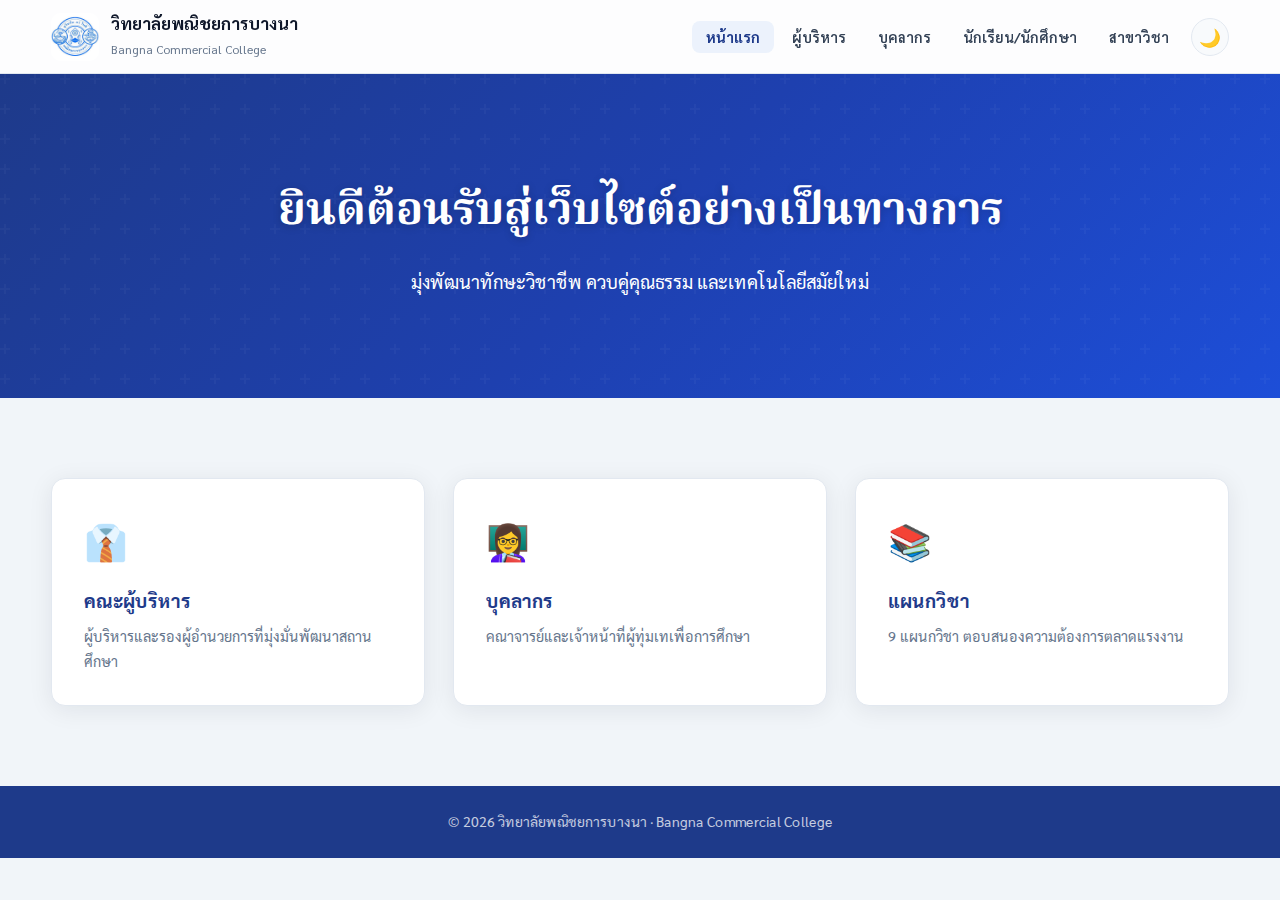
<file: index.html>
<!DOCTYPE html>
<html lang="th">
<head>
  <meta charset="UTF-8">
  <meta name="viewport" content="width=device-width, initial-scale=1.0">
  <title>หน้าหลัก - วิทยาลัยพณิชยการบางนา</title>
  <link rel="stylesheet" href="assets/css/style.css">
</head>
<body>

<!-- ===== HEADER ===== -->
<header class="site-header">
  <div class="container header-inner">
    <a href="index.html" class="logo-area">
      <img src="assets/images/logo.jpg" alt="โลโก้วิทยาลัยพณิชยการบางนา">
      <div class="brand">
        <h1>วิทยาลัยพณิชยการบางนา</h1>
        <span>Bangna Commercial College</span>
      </div>
    </a>
    <nav class="nav" aria-label="เมนูหลัก">
      <ul class="nav-links">
        <li><a href="index.html">หน้าแรก</a></li>
        <li><a href="management.html">ผู้บริหาร</a></li>
        <li><a href="staff.html">บุคลากร</a></li>
        <li><a href="students.html">นักเรียน/นักศึกษา</a></li>
        <li><a href="programs.html">สาขาวิชา</a></li>
      </ul>
      <button id="darkToggle" class="toggle-btn" aria-label="สลับธีมสีเข้ม">🌙</button>
      <div class="hamburger" role="button" aria-label="เปิดเมนู" aria-expanded="false" tabindex="0">☰</div>
    </nav>
  </div>
</header>

<!-- ===== HERO ===== -->
<section class="hero">
  <div class="container">
    <h2 class="reveal">ยินดีต้อนรับสู่เว็บไซต์อย่างเป็นทางการ</h2>
    <p class="reveal">มุ่งพัฒนาทักษะวิชาชีพ ควบคู่คุณธรรม และเทคโนโลยีสมัยใหม่</p>
  </div>
</section>

<!-- ===== QUICK LINKS ===== -->
<section class="section">
  <div class="container">
    <div class="grid">

      <a href="management.html" class="card reveal" style="text-decoration:none;">
        <div style="font-size:2.2rem; margin-bottom:14px;">👔</div>
        <h3 style="margin-bottom:8px; color:var(--primary);">คณะผู้บริหาร</h3>
        <p style="color:var(--muted); font-size:.9rem;">ผู้บริหารและรองผู้อำนวยการที่มุ่งมั่นพัฒนาสถานศึกษา</p>
      </a>

      <a href="staff.html" class="card reveal" style="text-decoration:none;">
        <div style="font-size:2.2rem; margin-bottom:14px;">👩‍🏫</div>
        <h3 style="margin-bottom:8px; color:var(--primary);">บุคลากร</h3>
        <p style="color:var(--muted); font-size:.9rem;">คณาจารย์และเจ้าหน้าที่ผู้ทุ่มเทเพื่อการศึกษา</p>
      </a>

      <a href="programs.html" class="card reveal" style="text-decoration:none;">
        <div style="font-size:2.2rem; margin-bottom:14px;">📚</div>
        <h3 style="margin-bottom:8px; color:var(--primary);">แผนกวิชา</h3>
        <p style="color:var(--muted); font-size:.9rem;">9 แผนกวิชา ตอบสนองความต้องการตลาดแรงงาน</p>
      </a>

    </div>
  </div>
</section>

<!-- ===== FOOTER ===== -->
<footer class="site-footer">
  <div class="container">
    © 2026 วิทยาลัยพณิชยการบางนา · Bangna Commercial College
  </div>
</footer>

<script src="assets/js/main.js"></script>
</body>
</html>
</file>
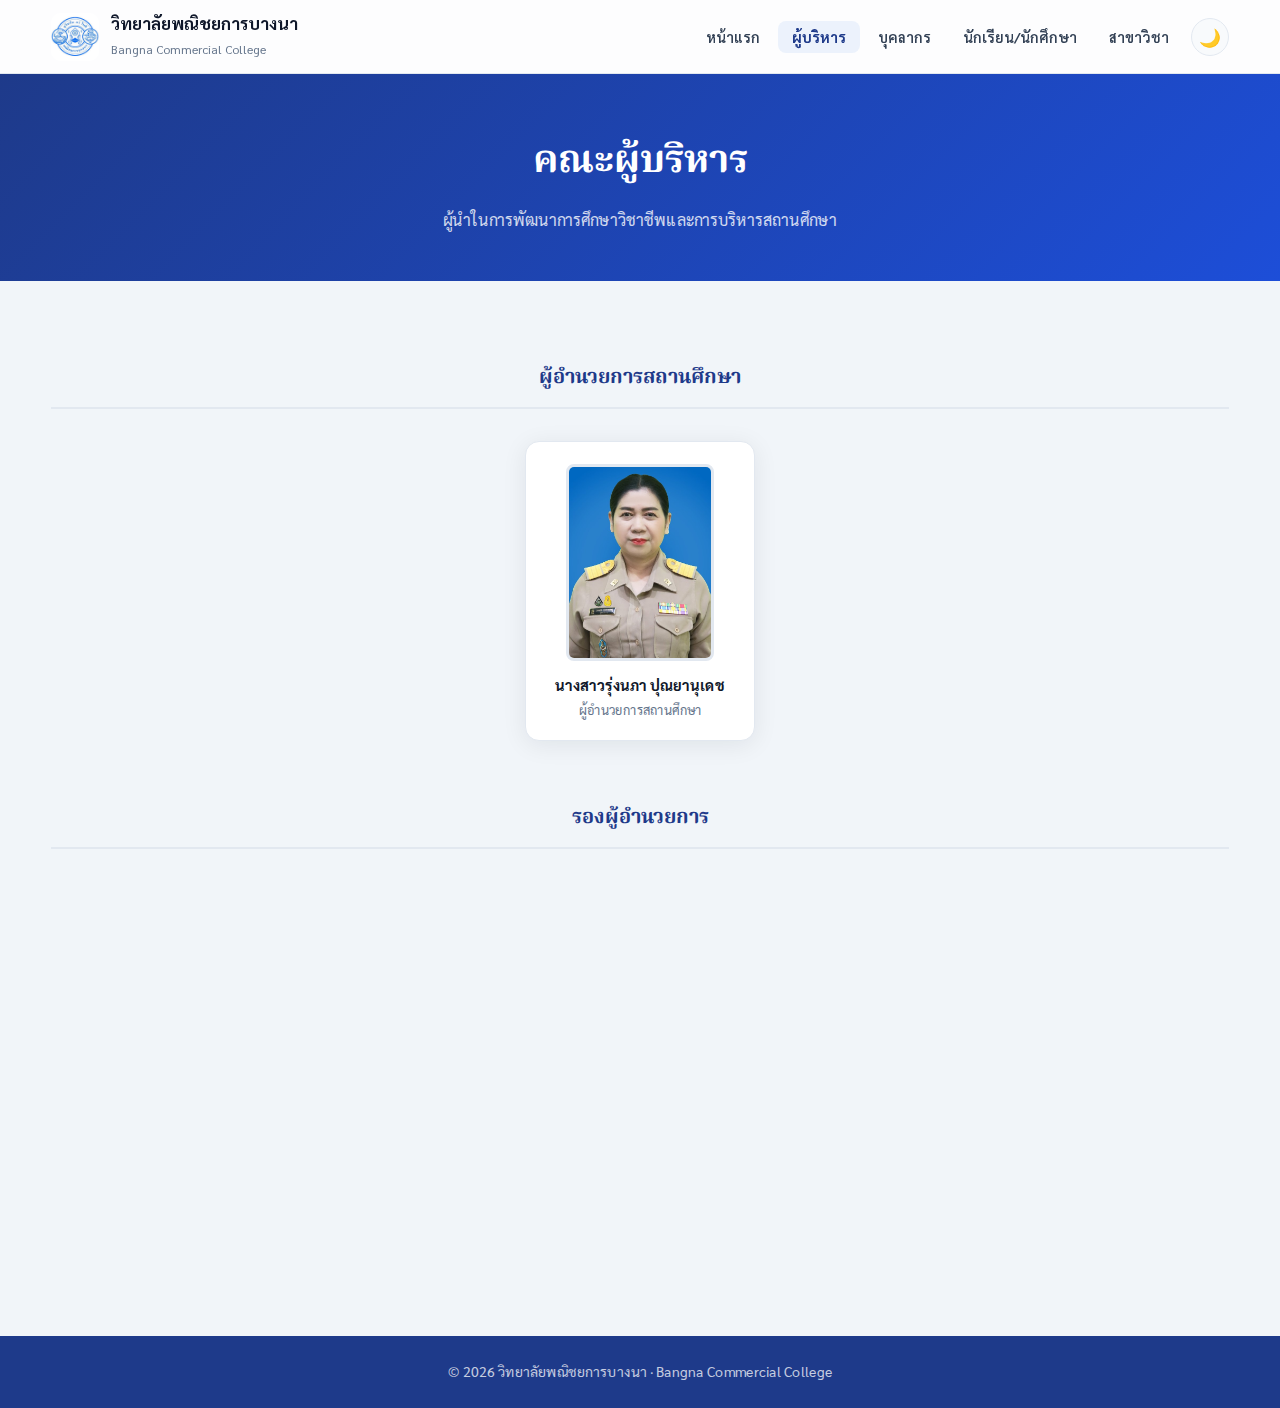
<file: management.html>
<!DOCTYPE html>
<html lang="th">
<head>
  <meta charset="UTF-8">
  <meta name="viewport" content="width=device-width, initial-scale=1.0">
  <title>ผู้บริหาร - วิทยาลัยพณิชยการบางนา</title>
  <link rel="stylesheet" href="assets/css/style.css">
  <style>
    .mgmt-section { margin-bottom: 60px; }
    .mgmt-section > h3 {
      font-family: "Noto Serif Thai", serif;
      font-size: 1.25rem; font-weight: 700; color: var(--primary);
      text-align: center; margin-bottom: 32px;
      padding-bottom: 12px; border-bottom: 2px solid var(--border);
    }
    .director-wrap { display: flex; justify-content: center; }
    .deputy-wrap   { display: flex; flex-wrap: wrap; justify-content: center; gap: 24px; }

    .mgmt-card {
      text-align: center; cursor: pointer;
      background: var(--surface); border-radius: var(--radius);
      padding: 22px 16px 20px; border: 1px solid var(--border);
      box-shadow: var(--shadow); width: 200px;
      transition: transform 0.3s, box-shadow 0.3s;
    }
    .director-wrap .mgmt-card { width: 230px; }
    .mgmt-card:hover { transform: translateY(-6px); box-shadow: var(--shadow-lg); }
    .mgmt-card:focus-visible { outline: 3px solid var(--primary-light); outline-offset: 3px; }

    .mgmt-img-wrap {
      width: 130px; height: 173px;
      margin: 0 auto 14px; overflow: hidden;
      border-radius: 8px; border: 3px solid var(--border);
      background: var(--surface-2);
    }
    .director-wrap .mgmt-img-wrap { width: 148px; height: 197px; }
    .mgmt-img-wrap img { width: 100%; height: 100%; object-fit: cover; display: block; transition: transform 0.4s; }
    .mgmt-card:hover .mgmt-img-wrap img { transform: scale(1.04); }

    /* placeholder — แสดงเมื่อรูปโหลดไม่ได้ */
    .mgmt-img-wrap .ph {
      width: 100%; height: 100%;
      display: flex; align-items: center; justify-content: center;
      background: linear-gradient(135deg,#e2e8f0,#cbd5e1); color: #94a3b8;
    }
    body.dark .mgmt-img-wrap .ph { background: linear-gradient(135deg,#1e2535,#253047); }

    .mgmt-name { font-size: 0.92rem; font-weight: 700; color: var(--text); line-height: 1.4; margin-bottom: 5px; word-break: break-word; }
    .mgmt-role { font-size: 0.8rem; color: var(--muted); line-height: 1.5; }

    /* reveal */
    .reveal { opacity: 0; transform: translateY(18px); transition: opacity 0.5s ease, transform 0.5s ease; }
    .reveal.active { opacity: 1; transform: none; }

    /* modal */
    .modal {
      position: fixed; inset: 0; background: rgba(0,0,0,0.75);
      display: flex; justify-content: center; align-items: center;
      padding: 16px; opacity: 0; pointer-events: none;
      transition: opacity 0.3s; z-index: 2000;
    }
    .modal.open { opacity: 1; pointer-events: auto; }
    .modal.open .modal-box { transform: translateY(0) scale(1); }
    .modal-box {
      background: var(--surface); color: var(--text);
      border-radius: 20px; max-width: 460px; width: 100%;
      padding: 34px 28px 26px; position: relative;
      text-align: center; box-shadow: var(--shadow-lg);
      transform: translateY(24px) scale(0.97);
      transition: transform 0.35s cubic-bezier(0.34,1.56,0.64,1);
      max-height: 90vh; overflow-y: auto;
    }
    .modal-close {
      position: absolute; top: 12px; right: 12px;
      width: 30px; height: 30px; border-radius: 50%;
      background: var(--surface-2); border: 1px solid var(--border);
      color: var(--muted); font-size: 1.1rem;
      display: flex; align-items: center; justify-content: center;
      cursor: pointer; transition: 0.2s;
    }
    .modal-close:hover { background: #fee2e2; color: #dc2626; }

    /* modal image — ขนาดเต็ม ไม่หด */
    #modalImgWrap { margin: 0 auto 16px; width: 140px; height: 187px; }
    #modalImgWrap img {
      width: 140px; height: 187px;
      object-fit: cover; border-radius: 10px; display: block;
      box-shadow: 0 6px 20px rgba(0,0,0,.15); border: 3px solid var(--border);
    }
    #modalImgWrap .ph {
      width: 140px; height: 187px;
      border-radius: 10px; border: 3px solid var(--border);
      background: linear-gradient(135deg,#e2e8f0,#cbd5e1);
      display: flex; align-items: center; justify-content: center; color: #94a3b8;
    }
    body.dark #modalImgWrap .ph { background: linear-gradient(135deg,#1e2535,#253047); }

    .modal-name { font-family: "Noto Serif Thai",serif; font-size: 1.1rem; font-weight: 700; margin-bottom: 8px; word-break: break-word; }
    .modal-info { display: flex; flex-direction: column; gap: 7px; margin-top: 14px; text-align: left; }
    .modal-row {
      display: flex; gap: 10px; align-items: flex-start;
      padding: 8px 12px; background: var(--surface-2);
      border-radius: 8px; border: 1px solid var(--border);
    }
    .modal-row .icon { font-size: 0.9rem; flex-shrink: 0; margin-top: 2px; }
    .modal-row .lbl { font-size: 0.72rem; color: var(--muted); margin-bottom: 1px; }
    .modal-row .val { font-size: 0.87rem; font-weight: 600; color: var(--text); line-height: 1.4; }

    @media (max-width: 600px) {
      .deputy-wrap { gap: 14px; }
      .mgmt-card { width: 155px; }
      .director-wrap .mgmt-card { width: 180px; }
    }
  </style>
</head>
<body>

<header class="site-header">
  <div class="container header-inner">
    <a href="index.html" class="logo-area">
      <img src="assets/images/logo.jpg" alt="โลโก้">
      <div class="brand"><h1>วิทยาลัยพณิชยการบางนา</h1><span>Bangna Commercial College</span></div>
    </a>
    <nav class="nav" aria-label="เมนูหลัก">
      <ul class="nav-links">
        <li><a href="index.html">หน้าแรก</a></li>
        <li><a href="management.html" class="active">ผู้บริหาร</a></li>
        <li><a href="staff.html">บุคลากร</a></li>
        <li><a href="students.html">นักเรียน/นักศึกษา</a></li>
        <li><a href="programs.html">สาขาวิชา</a></li>
      </ul>
      <button id="darkToggle" class="toggle-btn" aria-label="สลับธีม">🌙</button>
      <div class="hamburger" role="button" aria-label="เปิดเมนู" tabindex="0">☰</div>
    </nav>
  </div>
</header>

<div class="page-banner">
  <div class="container">
    <h1>คณะผู้บริหาร</h1>
    <p>ผู้นำในการพัฒนาการศึกษาวิชาชีพและการบริหารสถานศึกษา</p>
  </div>
</div>

<section class="section">
  <div class="container">
    <div class="mgmt-section">
      <h3>ผู้อำนวยการสถานศึกษา</h3>
      <div id="directorContainer" class="director-wrap"></div>
    </div>
    <div class="mgmt-section">
      <h3>รองผู้อำนวยการ</h3>
      <div id="deputyContainer" class="deputy-wrap"></div>
    </div>
  </div>
</section>

<div id="profileModal" class="modal" role="dialog" aria-modal="true">
  <div class="modal-box">
    <button class="modal-close" aria-label="ปิด">&times;</button>
    <div id="modalImgWrap"></div>
    <div class="modal-name" id="mName"></div>
    <div class="modal-info">
      <div class="modal-row"><span class="icon">🏅</span><div><div class="lbl">ตำแหน่ง</div><div class="val" id="mRole"></div></div></div>
      <div class="modal-row"><span class="icon">🏢</span><div><div class="lbl">แผนก / หน่วยงาน</div><div class="val" id="mDept"></div></div></div>
      <div class="modal-row"><span class="icon">🎓</span><div><div class="lbl">ระดับการศึกษา</div><div class="val" id="mEdu"></div></div></div>
    </div>
  </div>
</div>

<footer class="site-footer">
  <div class="container">© 2026 วิทยาลัยพณิชยการบางนา · Bangna Commercial College</div>
</footer>

<script src="assets/js/staffdata.js"></script>
<script>
(function(){
  'use strict';

  /* ── placeholder SVG (เรียกผ่าน function — ไม่ฝัง inline ใน attribute) ── */
  function makePh(sz) {
    const d = document.createElement('div');
    d.className = 'ph';
    d.innerHTML = '<svg viewBox="0 0 24 24" fill="none" stroke="currentColor" stroke-width="1.3" width="' + sz + '" height="' + sz + '"><circle cx="12" cy="8" r="4.2"/><path d="M3.5 20.5c0-4.1 3.8-7.5 8.5-7.5s8.5 3.4 8.5 7.5"/></svg>';
    return d;
  }

  /* ── dark mode ── */
  (function(){
    const btn = document.getElementById('darkToggle');
    const apply = function(v){ document.body.classList.toggle('dark',v); localStorage.setItem('dark',v); if(btn) btn.textContent = v ? '☀️' : '🌙'; };
    apply(localStorage.getItem('dark') === 'true');
    if(btn) btn.addEventListener('click', function(){ apply(!document.body.classList.contains('dark')); });
  })();

  /* ── mobile nav ── */
  (function(){
    const b = document.querySelector('.hamburger');
    const n = document.querySelector('.nav-links');
    if(!b||!n) return;
    b.addEventListener('click', function(){ n.classList.toggle('show'); });
    document.querySelectorAll('.nav-links a').forEach(function(a){ a.addEventListener('click', function(){ n.classList.remove('show'); }); });
  })();

  /* ── modal ── */
  const modal = document.getElementById('profileModal');

  function closeModal() {
    modal.classList.remove('open');
    document.body.style.overflow = '';
  }

  modal.addEventListener('click', function(e){
    if(e.target === modal || e.target.classList.contains('modal-close')) closeModal();
  });
  document.addEventListener('keydown', function(e){ if(e.key === 'Escape') closeModal(); });

  function openModal(p) {
    const wrap = document.getElementById('modalImgWrap');
    wrap.innerHTML = '';

    if(p.image) {
      const img = document.createElement('img');
      img.alt = p.name;
      img.addEventListener('error', function(){
        wrap.innerHTML = '';
        wrap.appendChild(makePh(54));
      });
      img.src = p.image; /* set src หลัง bind error */
      wrap.appendChild(img);
    } else {
      wrap.appendChild(makePh(54));
    }

    document.getElementById('mName').textContent = p.name       || '—';
    document.getElementById('mRole').textContent = p.role       || '—';
    document.getElementById('mDept').textContent = p.department || '—';
    document.getElementById('mEdu').textContent  = p.education  || '—';
    modal.classList.add('open');
    document.body.style.overflow = 'hidden';
  }

  /* ── reveal ── */
  const obs = new IntersectionObserver(function(es){
    es.forEach(function(e){ if(e.isIntersecting){ e.target.classList.add('active'); obs.unobserve(e.target); } });
  }, {threshold: 0.08});

  /* ── create card ── */
  function makeCard(p) {
    const card = document.createElement('div');
    card.className = 'mgmt-card reveal';
    card.setAttribute('role','button');
    card.setAttribute('tabindex','0');

    /* image wrap */
    const wrap = document.createElement('div');
    wrap.className = 'mgmt-img-wrap';

    if(p.image) {
      const img = document.createElement('img');
      img.alt = p.name;
      img.loading = 'lazy';
      img.addEventListener('error', function(){
        wrap.innerHTML = '';
        wrap.appendChild(makePh(42));
      });
      img.src = p.image;
      wrap.appendChild(img);
    } else {
      wrap.appendChild(makePh(42));
    }

    const name = document.createElement('div');
    name.className = 'mgmt-name';
    name.textContent = p.name;

    const role = document.createElement('div');
    role.className = 'mgmt-role';
    role.textContent = p.role || '';

    card.appendChild(wrap);
    card.appendChild(name);
    card.appendChild(role);

    card.addEventListener('click', function(){ openModal(p); });
    card.addEventListener('keydown', function(e){ if(e.key==='Enter'||e.key===' ') openModal(p); });
    return card;
  }

  /* ── render ── */
  document.addEventListener('DOMContentLoaded', function(){
    document.body.classList.add('loaded');

    if(typeof staffData === 'undefined'){ console.error('staffData not loaded'); return; }

    const dirBox = document.getElementById('directorContainer');
    const depBox = document.getElementById('deputyContainer');

    staffData.directors.forEach(function(p){
      const c = makeCard(p);
      dirBox.appendChild(c);
      obs.observe(c);
    });

    staffData.deputies.forEach(function(p){
      const c = makeCard(p);
      depBox.appendChild(c);
      obs.observe(c);
    });
  });
})();
</script>
</body>
</html>
</file>
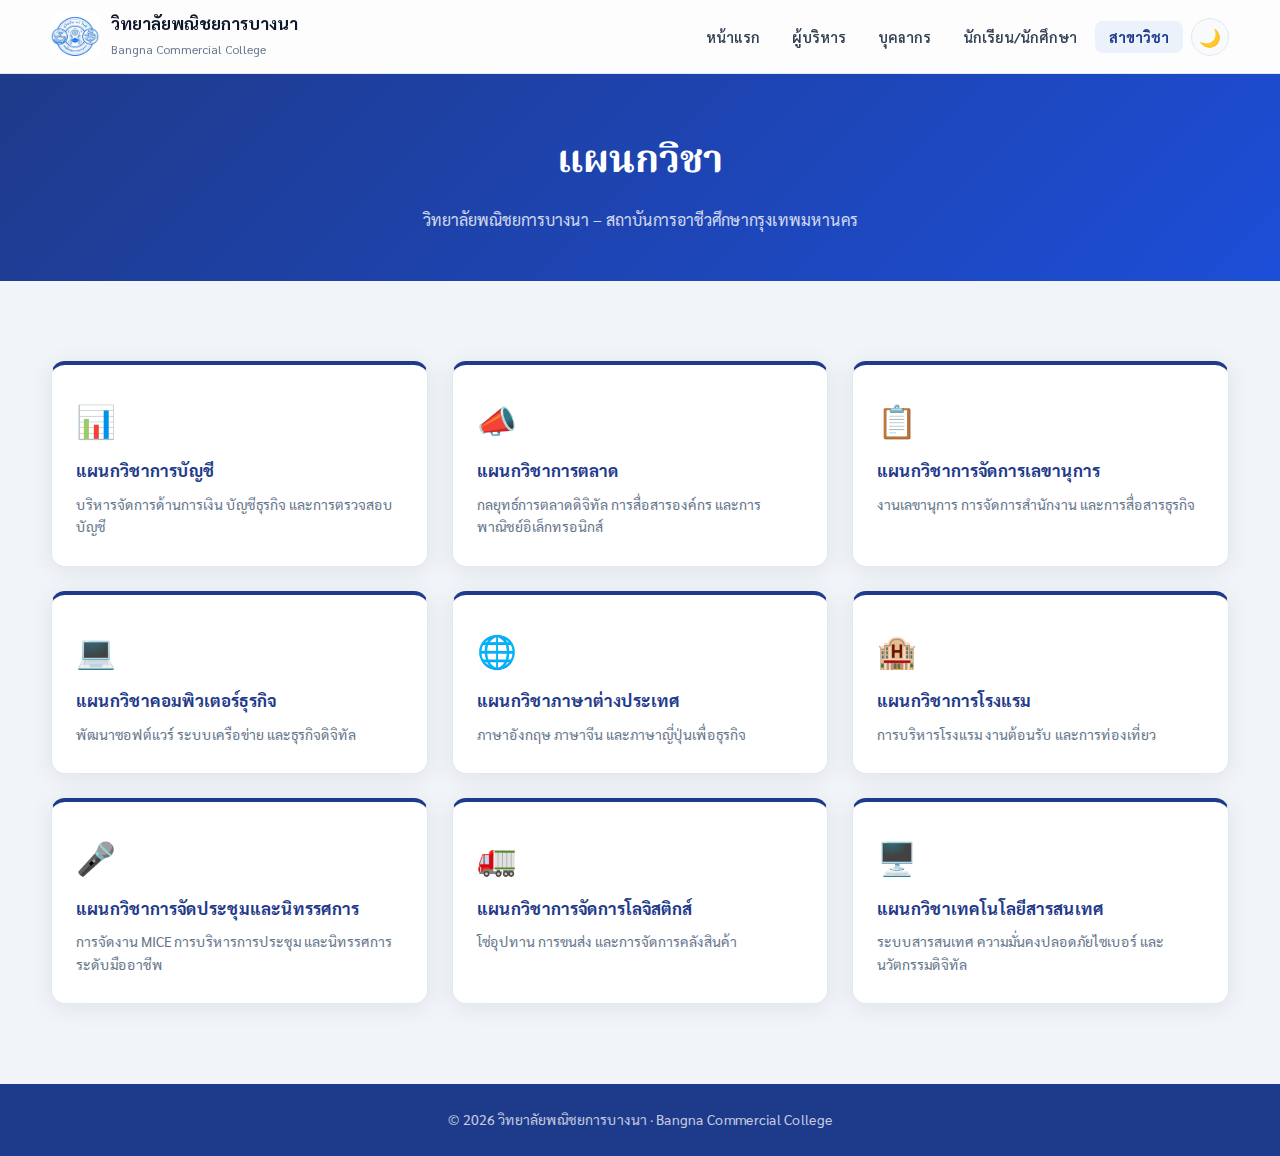
<file: programs.html>
<!DOCTYPE html>
<html lang="th">
<head>
  <meta charset="UTF-8">
  <meta name="viewport" content="width=device-width, initial-scale=1.0">
  <title>สาขาวิชา - วิทยาลัยพณิชยการบางนา</title>
  <link rel="stylesheet" href="assets/css/style.css">
</head>
<body>

<header class="site-header">
  <div class="container header-inner">
    <a href="index.html" class="logo-area">
      <img src="assets/images/logo.jpg" alt="โลโก้">
      <div class="brand">
        <h1>วิทยาลัยพณิชยการบางนา</h1>
        <span>Bangna Commercial College</span>
      </div>
    </a>
    <nav class="nav" aria-label="เมนูหลัก">
      <ul class="nav-links">
        <li><a href="index.html">หน้าแรก</a></li>
        <li><a href="management.html">ผู้บริหาร</a></li>
        <li><a href="staff.html">บุคลากร</a></li>
        <li><a href="students.html">นักเรียน/นักศึกษา</a></li>
        <li><a href="programs.html">สาขาวิชา</a></li>
      </ul>
      <button id="darkToggle" class="toggle-btn" aria-label="สลับธีมสีเข้ม">🌙</button>
      <div class="hamburger" role="button" tabindex="0">☰</div>
    </nav>
  </div>
</header>

<div class="page-banner">
  <div class="container">
    <h1>แผนกวิชา</h1>
    <p>วิทยาลัยพณิชยการบางนา – สถาบันการอาชีวศึกษากรุงเทพมหานคร</p>
  </div>
</div>

<section class="section">
  <div class="container">
    <div class="programs-grid">
      <div class="program-card reveal">
        <div class="program-icon">📊</div>
        <h3>แผนกวิชาการบัญชี</h3>
        <p>บริหารจัดการด้านการเงิน บัญชีธุรกิจ และการตรวจสอบบัญชี</p>
      </div>
      <div class="program-card reveal">
        <div class="program-icon">📣</div>
        <h3>แผนกวิชาการตลาด</h3>
        <p>กลยุทธ์การตลาดดิจิทัล การสื่อสารองค์กร และการพาณิชย์อิเล็กทรอนิกส์</p>
      </div>
      <div class="program-card reveal">
        <div class="program-icon">📋</div>
        <h3>แผนกวิชาการจัดการเลขานุการ</h3>
        <p>งานเลขานุการ การจัดการสำนักงาน และการสื่อสารธุรกิจ</p>
      </div>
      <div class="program-card reveal">
        <div class="program-icon">💻</div>
        <h3>แผนกวิชาคอมพิวเตอร์ธุรกิจ</h3>
        <p>พัฒนาซอฟต์แวร์ ระบบเครือข่าย และธุรกิจดิจิทัล</p>
      </div>
      <div class="program-card reveal">
        <div class="program-icon">🌐</div>
        <h3>แผนกวิชาภาษาต่างประเทศ</h3>
        <p>ภาษาอังกฤษ ภาษาจีน และภาษาญี่ปุ่นเพื่อธุรกิจ</p>
      </div>
      <div class="program-card reveal">
        <div class="program-icon">🏨</div>
        <h3>แผนกวิชาการโรงแรม</h3>
        <p>การบริหารโรงแรม งานต้อนรับ และการท่องเที่ยว</p>
      </div>
      <div class="program-card reveal">
        <div class="program-icon">🎤</div>
        <h3>แผนกวิชาการจัดประชุมและนิทรรศการ</h3>
        <p>การจัดงาน MICE การบริหารการประชุม และนิทรรศการระดับมืออาชีพ</p>
      </div>
      <div class="program-card reveal">
        <div class="program-icon">🚛</div>
        <h3>แผนกวิชาการจัดการโลจิสติกส์</h3>
        <p>โซ่อุปทาน การขนส่ง และการจัดการคลังสินค้า</p>
      </div>
      <div class="program-card reveal">
        <div class="program-icon">🖥️</div>
        <h3>แผนกวิชาเทคโนโลยีสารสนเทศ</h3>
        <p>ระบบสารสนเทศ ความมั่นคงปลอดภัยไซเบอร์ และนวัตกรรมดิจิทัล</p>
      </div>
    </div>
  </div>
</section>

<footer class="site-footer">
  <div class="container">© 2026 วิทยาลัยพณิชยการบางนา · Bangna Commercial College</div>
</footer>

<script src="assets/js/main.js"></script>
</body>
</html>
</file>
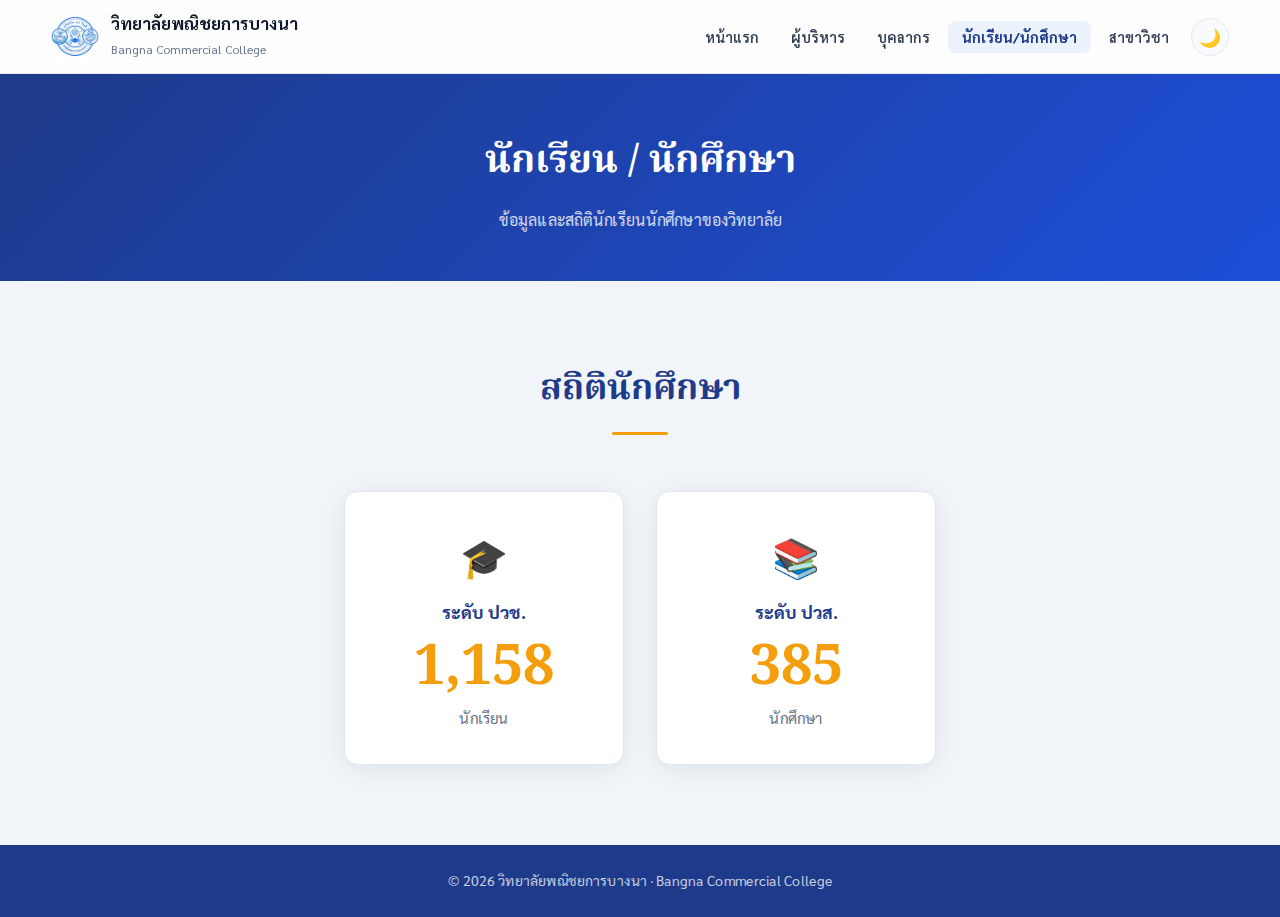
<file: students.html>
<!DOCTYPE html>
<html lang="th">
<head>
  <meta charset="UTF-8">
  <meta name="viewport" content="width=device-width, initial-scale=1.0">
  <title>นักเรียน/นักศึกษา - วิทยาลัยพณิชยการบางนา</title>
  <link rel="stylesheet" href="assets/css/style.css">
</head>
<body>

<header class="site-header">
  <div class="container header-inner">
    <a href="index.html" class="logo-area">
      <img src="assets/images/logo.jpg" alt="โลโก้">
      <div class="brand">
        <h1>วิทยาลัยพณิชยการบางนา</h1>
        <span>Bangna Commercial College</span>
      </div>
    </a>
    <nav class="nav" aria-label="เมนูหลัก">
      <ul class="nav-links">
        <li><a href="index.html">หน้าแรก</a></li>
        <li><a href="management.html">ผู้บริหาร</a></li>
        <li><a href="staff.html">บุคลากร</a></li>
        <li><a href="students.html">นักเรียน/นักศึกษา</a></li>
        <li><a href="programs.html">สาขาวิชา</a></li>
      </ul>
      <button id="darkToggle" class="toggle-btn" aria-label="สลับธีมสีเข้ม">🌙</button>
      <div class="hamburger" role="button" tabindex="0">☰</div>
    </nav>
  </div>
</header>

<div class="page-banner">
  <div class="container">
    <h1>นักเรียน / นักศึกษา</h1>
    <p>ข้อมูลและสถิตินักเรียนนักศึกษาของวิทยาลัย</p>
  </div>
</div>

<section class="section">
  <div class="container">
    <div class="section-title"><h2>สถิตินักศึกษา</h2></div>
    <div class="stats-grid">
      <div class="card reveal counter-card">
        <div class="counter-icon">🎓</div>
        <h3>ระดับ ปวช.</h3>
        <div class="counter reveal" data-target="1578">0</div>
        <p>นักเรียน</p>
      </div>
      <div class="card reveal counter-card">
        <div class="counter-icon">📚</div>
        <h3>ระดับ ปวส.</h3>
        <div class="counter reveal" data-target="525">0</div>
        <p>นักศึกษา</p>
      </div>
    </div>
  </div>
</section>

<footer class="site-footer">
  <div class="container">© 2026 วิทยาลัยพณิชยการบางนา · Bangna Commercial College</div>
</footer>

<script src="assets/js/main.js"></script>
</body>
</html>
</file>
<file: assets/css/style.css>
/* =========================================
   style.css — Bangna Commercial College
   Refactored + UI/UX Improved
   ========================================= */

/* ── Google Fonts ── */
@import url('https://fonts.googleapis.com/css2?family=Sarabun:wght@300;400;600;700&family=Noto+Serif+Thai:wght@400;700&display=swap');

/* ── Variables ──────────────────── */
:root {
  --primary:       #1e3a8a;
  --primary-light: #2563eb;
  --accent:        #f59e0b;
  --bg:            #f1f5f9;
  --surface:       #ffffff;
  --surface-2:     #f8fafc;
  --text:          #0f172a;
  --text-2:        #334155;
  --muted:         #64748b;
  --border:        #e2e8f0;
  --radius:        14px;
  --radius-sm:     8px;
  --shadow:        0 4px 24px rgba(15, 23, 42, 0.08);
  --shadow-lg:     0 12px 40px rgba(15, 23, 42, 0.14);
  --container:     1200px;
  --transition:    0.3s cubic-bezier(0.4, 0, 0.2, 1);
}

body.dark {
  --bg:        #0b1220;
  --surface:   #111827;
  --surface-2: #1a2235;
  --text:      #e5e7eb;
  --text-2:    #cbd5e1;
  --muted:     #94a3b8;
  --border:    #1f2937;
  --shadow:    0 4px 24px rgba(0, 0, 0, 0.4);
  --shadow-lg: 0 12px 40px rgba(0, 0, 0, 0.55);
}

/* ── Reset & Base ───────────────── */
*, *::before, *::after {
  margin: 0; padding: 0; box-sizing: border-box;
}

html { scroll-behavior: smooth; }

body {
  font-family: "Sarabun", "Segoe UI", system-ui, sans-serif;
  background: var(--bg);
  color: var(--text);
  line-height: 1.7;
  opacity: 0;
  transition: opacity 0.5s ease, background var(--transition), color var(--transition);
}

body.loaded { opacity: 1; }

img { display: block; max-width: 100%; }

a { color: inherit; text-decoration: none; }

button { cursor: pointer; border: none; background: none; font-family: inherit; }

/* ── Layout ─────────────────────── */
.container {
  width: 92%;
  max-width: var(--container);
  margin: auto;
}

.section { padding: 80px 0; }

.section-title {
  text-align: center;
  margin-bottom: 56px;
}
.section-title h2 {
  font-family: "Noto Serif Thai", serif;
  font-size: clamp(1.6rem, 3vw, 2.2rem);
  font-weight: 700;
  color: var(--primary);
  position: relative;
  display: inline-block;
  padding-bottom: 14px;
}
.section-title h2::after {
  content: "";
  position: absolute;
  bottom: 0; left: 50%;
  transform: translateX(-50%);
  width: 56px; height: 3px;
  background: var(--accent);
  border-radius: 2px;
}
.section-title p {
  margin-top: 12px;
  color: var(--muted);
  font-size: 1rem;
}

/* ── Header ─────────────────────── */
.site-header {
  position: sticky;
  top: 0; z-index: 999;
  backdrop-filter: blur(16px);
  -webkit-backdrop-filter: blur(16px);
  background: rgba(255, 255, 255, 0.82);
  border-bottom: 1px solid var(--border);
  transition: background var(--transition);
}
body.dark .site-header {
  background: rgba(11, 18, 32, 0.85);
}

.header-inner {
  display: flex;
  justify-content: space-between;
  align-items: center;
  padding: 12px 0;
  gap: 16px;
}

.logo-area {
  display: flex;
  align-items: center;
  gap: 12px;
  flex-shrink: 0;
}
.logo-area img {
  width: 48px; height: 48px;
  object-fit: cover;
  border-radius: 10px;
}
.brand h1 { font-size: 17px; font-weight: 700; line-height: 1.3; }
.brand span { font-size: 12px; color: var(--muted); }

.nav {
  display: flex;
  align-items: center;
  gap: 8px;
}

.nav-links {
  display: flex;
  align-items: center;
  gap: 4px;
  list-style: none;
}
.nav-links a {
  padding: 7px 14px;
  border-radius: var(--radius-sm);
  font-size: 0.9rem;
  font-weight: 600;
  color: var(--text-2);
  transition: var(--transition);
  white-space: nowrap;
}
.nav-links a:hover,
.nav-links a.active {
  color: var(--primary);
  background: rgba(37, 99, 235, 0.08);
}
.nav-links a.active { font-weight: 700; }

.toggle-btn {
  width: 38px; height: 38px;
  border-radius: 50%;
  font-size: 1.1rem;
  background: var(--surface-2);
  border: 1px solid var(--border);
  transition: var(--transition);
  display: flex; align-items: center; justify-content: center;
  flex-shrink: 0;
}
.toggle-btn:hover { transform: scale(1.1); }

.hamburger {
  display: none;
  width: 38px; height: 38px;
  font-size: 1.3rem;
  align-items: center; justify-content: center;
  border-radius: var(--radius-sm);
  background: var(--surface-2);
  border: 1px solid var(--border);
  cursor: pointer;
}

/* ── Hero ───────────────────────── */
.hero {
  background: linear-gradient(135deg, var(--primary) 0%, #1e40af 50%, #1d4ed8 100%);
  color: #fff;
  padding: 100px 0;
  text-align: center;
  position: relative;
  overflow: hidden;
}
.hero::before {
  content: "";
  position: absolute; inset: 0;
  background: url("data:image/svg+xml,%3Csvg width='60' height='60' viewBox='0 0 60 60' xmlns='http://www.w3.org/2000/svg'%3E%3Cg fill='none' fill-rule='evenodd'%3E%3Cg fill='%23ffffff' fill-opacity='0.03'%3E%3Cpath d='M36 34v-4h-2v4h-4v2h4v4h2v-4h4v-2h-4zm0-30V0h-2v4h-4v2h4v4h2V6h4V4h-4zM6 34v-4H4v4H0v2h4v4h2v-4h4v-2H6zM6 4V0H4v4H0v2h4v4h2V6h4V4H6z'/%3E%3C/g%3E%3C/g%3E%3C/svg%3E");
}
.hero .container { position: relative; z-index: 1; }
.hero h2 {
  font-family: "Noto Serif Thai", serif;
  font-size: clamp(1.8rem, 4vw, 2.8rem);
  font-weight: 700;
  margin-bottom: 16px;
  text-shadow: 0 2px 8px rgba(0,0,0,.2);
}
.hero p {
  font-size: clamp(1rem, 2vw, 1.15rem);
  opacity: .85;
  max-width: 560px;
  margin: auto;
}

/* ── Cards ──────────────────────── */
.grid {
  display: grid;
  grid-template-columns: repeat(auto-fit, minmax(280px, 1fr));
  gap: 28px;
}

.card {
  background: var(--surface);
  padding: 32px;
  border-radius: var(--radius);
  box-shadow: var(--shadow);
  border: 1px solid var(--border);
  transition: transform var(--transition), box-shadow var(--transition);
}
.card:hover {
  transform: translateY(-6px);
  box-shadow: var(--shadow-lg);
}

/* ── Management Page ────────────── */
.management-section {
  margin-bottom: 64px;
}
.management-section > h3 {
  font-family: "Noto Serif Thai", serif;
  font-size: 1.3rem;
  font-weight: 700;
  color: var(--primary);
  text-align: center;
  margin-bottom: 32px;
  padding-bottom: 12px;
  border-bottom: 2px solid var(--border);
}

.director-grid {
  display: flex;
  justify-content: center;
  margin-bottom: 16px;
}
.director-grid .profile-card {
  max-width: 240px;
}

.deputy-grid {
  display: grid;
  grid-template-columns: repeat(auto-fill, minmax(200px, 1fr));
  gap: 24px;
}

/* รองผู้อำนวยการอยู่ตรงกลาง */
.deputy-centered {
  display: flex;
  flex-wrap: wrap;
  justify-content: center;
  gap: 24px;
}
.deputy-centered .profile-card {
  width: 210px;
  flex-shrink: 0;
}

/* ── Stats Grid ─────────────────── */
.stats-grid {
  display: flex;
  justify-content: center;
  gap: 32px;
  flex-wrap: wrap;
}
.counter-card {
  text-align: center;
  min-width: 220px;
  max-width: 280px;
  flex: 1;
}
.counter-card h3 {
  font-size: 1.1rem;
  font-weight: 700;
  color: var(--primary);
  margin: 8px 0 12px;
}
.counter-card p {
  color: var(--muted);
  margin-top: 6px;
  font-size: 0.95rem;
}
.counter-icon {
  font-size: 2.4rem;
  margin-bottom: 4px;
}
.counter {
  font-size: 3.5rem;
  font-weight: 700;
  color: var(--accent);
  line-height: 1.1;
  font-family: "Noto Serif Thai", serif;
}

/* ── Profile Card ───────────────── */
.profile-card {
  text-align: center;
  cursor: pointer;
  background: var(--surface);
  border-radius: var(--radius);
  padding: 20px 16px 18px;
  border: 1px solid var(--border);
  box-shadow: var(--shadow);
  transition: transform var(--transition), box-shadow var(--transition);
}
.profile-card:hover {
  transform: translateY(-6px);
  box-shadow: var(--shadow-lg);
}
.profile-card:focus-visible {
  outline: 3px solid var(--primary-light);
  outline-offset: 3px;
}

.img-frame {
  width: 100%;
  max-width: 140px;
  aspect-ratio: 3/4;
  margin: 0 auto 14px;
  overflow: hidden;
  border-radius: var(--radius-sm);
  border: 3px solid var(--border);
  box-shadow: 0 4px 16px rgba(0,0,0,.12);
  background: var(--surface-2);
}
.img-frame img {
  width: 100%; height: 100%;
  object-fit: cover;
  transition: transform 0.4s ease;
}
.profile-card:hover .img-frame img {
  transform: scale(1.04);
}

.card-body { padding: 0 4px; }
.staff-name {
  font-size: 0.88rem;
  font-weight: 700;
  line-height: 1.4;
  color: var(--text);
  margin-bottom: 4px;
  /* ชื่อบรรทัดเดียว ตัดด้วย ellipsis ถ้าล้น */
  white-space: nowrap;
  overflow: hidden;
  text-overflow: ellipsis;
}
.staff-role {
  font-size: 0.78rem;
  color: var(--muted);
  line-height: 1.4;
}

/* ── Staff Tabs ─────────────────── */
.staff-tabs-wrapper {
  margin-bottom: 40px;
  overflow-x: auto;
  -webkit-overflow-scrolling: touch;
  padding-bottom: 4px;
}

#staffTabs {
  display: flex;
  gap: 8px;
  min-width: max-content;
}

.tab-btn {
  padding: 9px 20px;
  border-radius: 50px;
  font-size: 0.88rem;
  font-weight: 600;
  font-family: "Sarabun", sans-serif;
  color: var(--muted);
  background: var(--surface);
  border: 1.5px solid var(--border);
  white-space: nowrap;
  transition: var(--transition);
}
.tab-btn:hover {
  border-color: var(--primary-light);
  color: var(--primary);
}
.tab-btn.active {
  background: var(--primary);
  border-color: var(--primary);
  color: #fff;
  box-shadow: 0 4px 14px rgba(30, 58, 138, 0.3);
}

/* ── Staff Grid — แถวละ 5 คน ── */
#staffContainer {
  display: grid;
  grid-template-columns: repeat(5, 1fr);
  gap: 20px;
  min-height: 200px;
}

.empty-msg {
  grid-column: 1/-1;
  text-align: center;
  color: var(--muted);
  padding: 60px 0;
  font-size: 0.95rem;
}

/* ── Modal ──────────────────────── */
.modal {
  position: fixed; inset: 0;
  background: rgba(0, 0, 0, 0.75);
  display: flex;
  justify-content: center;
  align-items: center;
  padding: 16px;
  opacity: 0;
  pointer-events: none;
  transition: opacity 0.3s ease;
  z-index: 2000;
}
.modal.open {
  opacity: 1;
  pointer-events: auto;
}
.modal.open .modal-content {
  transform: translateY(0) scale(1);
}

/* ขยาย modal ให้กว้างและรองรับชื่อยาว */
.modal-content {
  background: var(--surface);
  color: var(--text);
  border-radius: 20px;
  max-width: 520px;
  width: 100%;
  padding: 36px 36px 32px;
  position: relative;
  text-align: center;
  box-shadow: var(--shadow-lg);
  transform: translateY(24px) scale(0.97);
  transition: transform 0.35s cubic-bezier(0.34, 1.56, 0.64, 1);
  max-height: 90vh;
  overflow-y: auto;
}

.modal-close {
  position: absolute;
  top: 16px; right: 16px;
  width: 32px; height: 32px;
  border-radius: 50%;
  font-size: 1.2rem;
  line-height: 1;
  background: var(--surface-2);
  border: 1px solid var(--border);
  color: var(--muted);
  display: flex; align-items: center; justify-content: center;
  transition: var(--transition);
}
.modal-close:hover { background: #fee2e2; color: #dc2626; }

.modal-img {
  width: 130px;
  aspect-ratio: 3/4;
  object-fit: cover;
  border-radius: 10px;
  margin: 0 auto 20px;
  box-shadow: 0 8px 24px rgba(0,0,0,.18);
  border: 3px solid var(--border);
}

/* ชื่อใน modal: ไม่ขึ้นบรรทัดใหม่ */
.modal-name {
  font-family: "Noto Serif Thai", serif;
  font-size: 1.15rem;
  font-weight: 700;
  margin-bottom: 8px;
  white-space: nowrap;
  overflow: hidden;
  text-overflow: ellipsis;
}

.modal-info {
  display: flex;
  flex-direction: column;
  gap: 10px;
  margin-top: 18px;
  text-align: left;
}
.modal-info-row {
  display: flex;
  gap: 10px;
  align-items: flex-start;
  padding: 10px 14px;
  background: var(--surface-2);
  border-radius: var(--radius-sm);
  border: 1px solid var(--border);
}
.modal-info-row .icon { font-size: 1rem; flex-shrink: 0; margin-top: 1px; }
.modal-info-row .label { font-size: 0.78rem; color: var(--muted); margin-bottom: 2px; }
.modal-info-row .value { font-size: 0.92rem; font-weight: 600; color: var(--text); line-height: 1.4; }

/* ── Page Banner ────────────────── */
.page-banner {
  background: linear-gradient(135deg, var(--primary) 0%, #1d4ed8 100%);
  color: #fff;
  padding: 56px 0 48px;
  text-align: center;
}
.page-banner h1 {
  font-family: "Noto Serif Thai", serif;
  font-size: clamp(1.6rem, 3.5vw, 2.4rem);
  font-weight: 700;
}
.page-banner p {
  margin-top: 10px;
  opacity: .8;
  font-size: 1rem;
}

/* ── Footer ─────────────────────── */
.site-footer {
  background: var(--primary);
  color: rgba(255,255,255,.75);
  text-align: center;
  padding: 24px 0;
  font-size: 0.88rem;
  margin-top: auto;
}

/* ── Animations ─────────────────── */
.reveal {
  opacity: 0;
  transform: translateY(22px);
  transition: opacity 0.55s ease-out, transform 0.55s ease-out;
}
.reveal.active {
  opacity: 1;
  transform: translateY(0);
}

/* Staggered delay */
.profile-card:nth-child(2)  { transition-delay: 0.03s; }
.profile-card:nth-child(3)  { transition-delay: 0.06s; }
.profile-card:nth-child(4)  { transition-delay: 0.09s; }
.profile-card:nth-child(5)  { transition-delay: 0.12s; }
.profile-card:nth-child(6)  { transition-delay: 0.15s; }
.profile-card:nth-child(7)  { transition-delay: 0.18s; }
.profile-card:nth-child(8)  { transition-delay: 0.21s; }
.profile-card:nth-child(9)  { transition-delay: 0.24s; }
.profile-card:nth-child(10) { transition-delay: 0.27s; }

/* ── Programs Grid ───────────────── */
.programs-grid {
  display: grid;
  grid-template-columns: repeat(auto-fill, minmax(280px, 1fr));
  gap: 24px;
}

.program-card {
  background: var(--surface);
  border: 1px solid var(--border);
  border-radius: var(--radius);
  padding: 28px 24px;
  box-shadow: var(--shadow);
  transition: transform var(--transition), box-shadow var(--transition);
  border-top: 4px solid var(--primary);
}
.program-card:hover {
  transform: translateY(-5px);
  box-shadow: var(--shadow-lg);
}
.program-icon {
  font-size: 2rem;
  margin-bottom: 12px;
}
.program-card h3 {
  font-size: 1.05rem;
  font-weight: 700;
  color: var(--primary);
  margin-bottom: 10px;
  line-height: 1.4;
}
.program-card p {
  font-size: 0.88rem;
  color: var(--muted);
  line-height: 1.6;
}

/* ── Responsive ─────────────────── */
@media (max-width: 1100px) {
  /* 5 → 4 คน บน tablet ใหญ่ */
  #staffContainer {
    grid-template-columns: repeat(4, 1fr);
  }
}

@media (max-width: 900px) {
  .nav-links {
    display: none;
    position: fixed;
    top: 73px; left: 0; right: 0;
    background: var(--surface);
    border-bottom: 1px solid var(--border);
    padding: 12px;
    flex-direction: column;
    gap: 4px;
    box-shadow: var(--shadow);
    z-index: 998;
  }
  .nav-links.show { display: flex; }
  .nav-links a { padding: 12px 16px; font-size: 1rem; border-radius: var(--radius-sm); }
  .hamburger { display: flex; }
  .section { padding: 60px 0; }
  .deputy-grid { grid-template-columns: repeat(auto-fill, minmax(160px, 1fr)); }
  /* 3 คน */
  #staffContainer {
    grid-template-columns: repeat(3, 1fr);
    gap: 16px;
  }
  /* modal เต็มจอบน mobile */
  .modal-content { max-width: 100%; padding: 28px 20px 24px; }
  .modal-name { white-space: normal; font-size: 1.05rem; }
}

@media (max-width: 600px) {
  /* 2 คน บนมือถือ */
  #staffContainer {
    grid-template-columns: repeat(2, 1fr);
    gap: 12px;
  }
  .staff-name { white-space: normal; font-size: 0.82rem; }
}

@media (max-width: 480px) {
  .brand h1 { font-size: 14px; }
  .brand span { display: none; }
}
</file>
